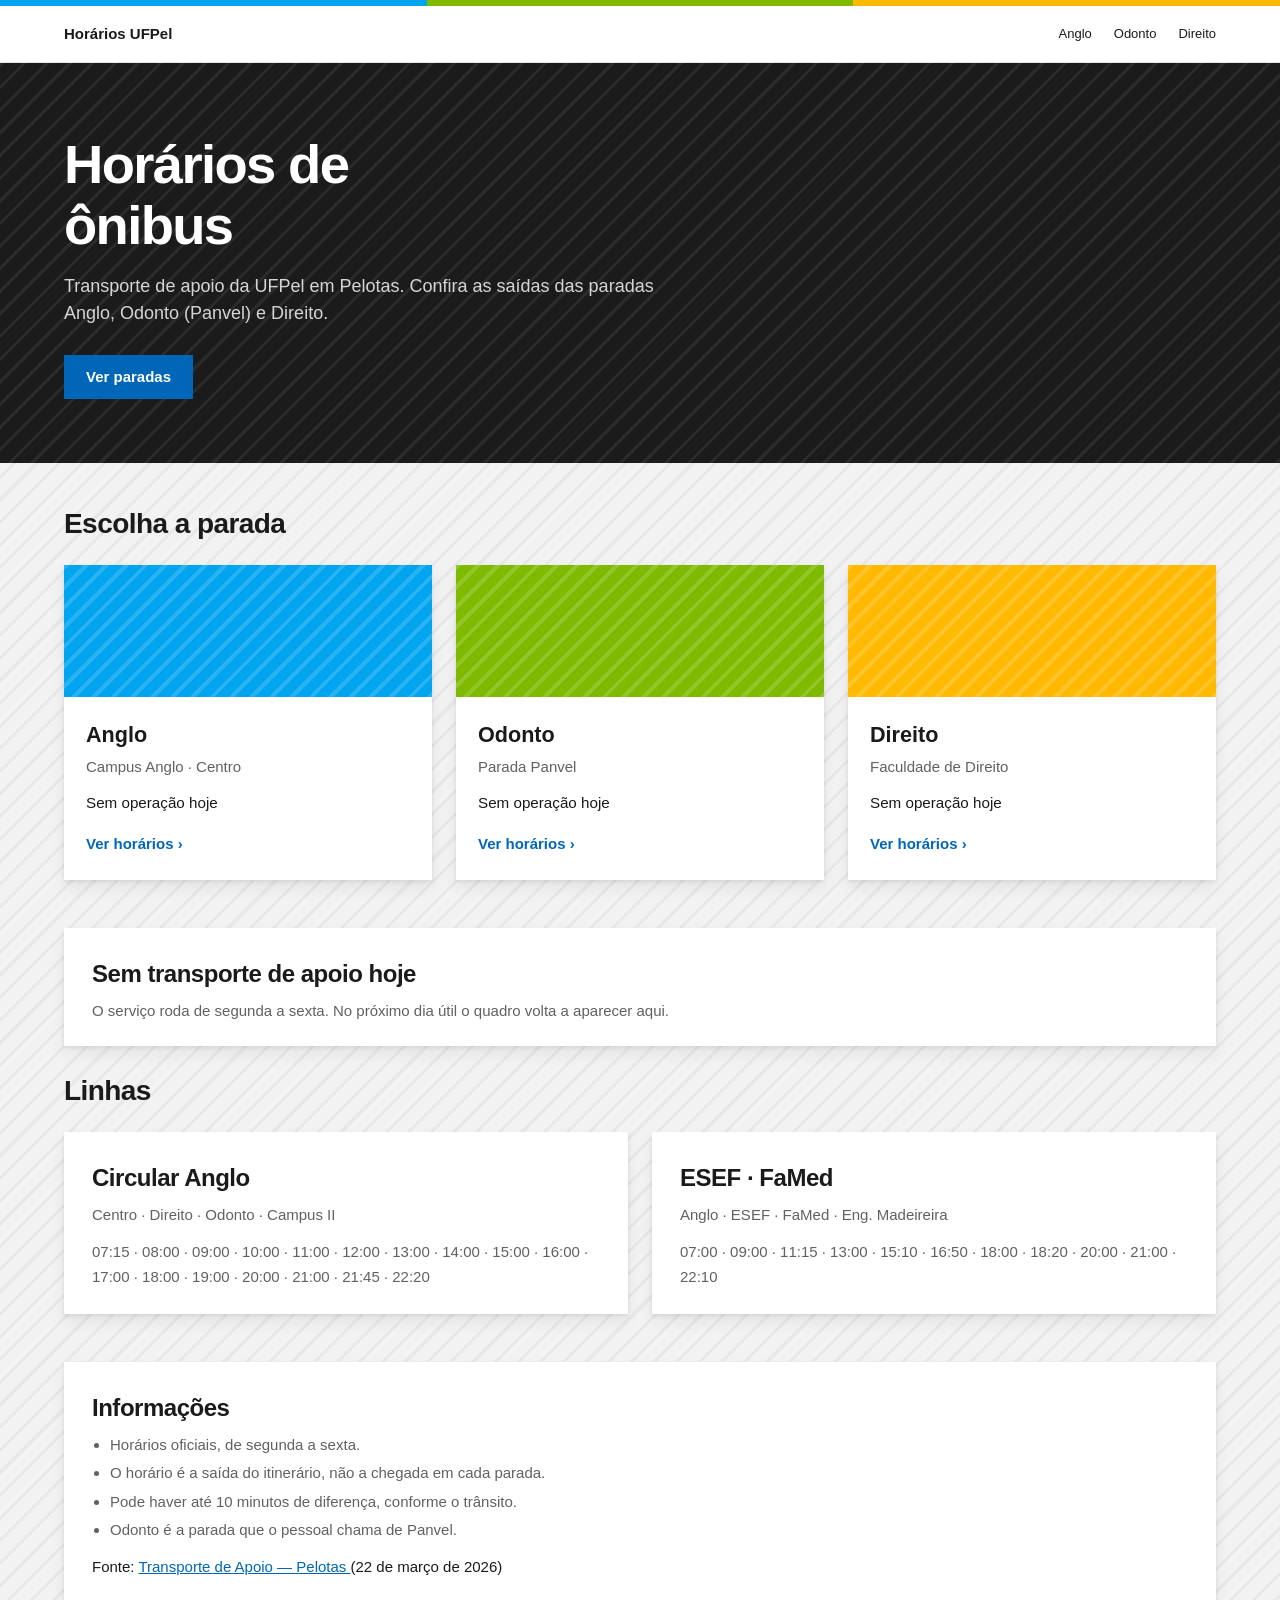
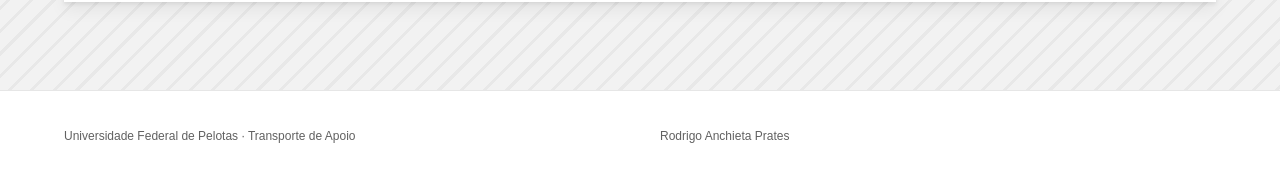
<file: index.html>
<!DOCTYPE html>
<html lang="pt-br">
<head>
  <meta charset="UTF-8">
  <meta name="viewport" content="width=device-width, initial-scale=1.0">
  <meta name="description" content="Horários do Transporte de Apoio da UFPel em Pelotas: Anglo, Odonto (Panvel) e Direito.">
  <meta name="theme-color" content="#1b1b1b">
  <link rel="stylesheet" href="style.css">
  <title>Horários de ônibus — UFPel</title>
</head>
<body data-page="home">

  <div class="brand-bar" aria-hidden="true"></div>

  <header class="site-header">
    <div class="container">
      <a class="logo" href="index.html">Horários UFPel</a>
      <nav class="site-nav" aria-label="Paradas">
        <a href="paradas/anglo.html">Anglo</a>
        <a href="paradas/odonto.html">Odonto</a>
        <a href="paradas/direito.html">Direito</a>
      </nav>
    </div>
  </header>

  <section class="hero">
    <div class="container">
      <h1>Horários de ônibus</h1>
      <p>Transporte de apoio da UFPel em Pelotas. Confira as saídas das paradas Anglo, Odonto (Panvel) e Direito.</p>
      <a class="btn" href="#paradas">Ver paradas</a>
    </div>
  </section>

  <main class="container">
    <section class="secao" id="paradas">
      <h2>Escolha a parada</h2>
      <ul class="paradas" id="lista-paradas">
        <li><a href="paradas/anglo.html">Anglo</a></li>
        <li><a href="paradas/odonto.html">Odonto</a></li>
        <li><a href="paradas/direito.html">Direito</a></li>
      </ul>
    </section>

    <div id="proximos-geral"></div>

    <section class="secao">
      <h2>Linhas</h2>
      <div id="resumo-linhas" class="resumo-linhas"></div>
    </section>

    <aside class="avisos">
      <h2>Informações</h2>
      <ul>
        <li>Horários oficiais, de segunda a sexta.</li>
        <li>O horário é a saída do itinerário, não a chegada em cada parada.</li>
        <li>Pode haver até 10 minutos de diferença, conforme o trânsito.</li>
        <li>Odonto é a parada que o pessoal chama de Panvel.</li>
      </ul>
      <p>
        Fonte:
        <a href="https://wp.ufpel.edu.br/transporte/transporte-apoio/pelotas/" target="_blank" rel="noopener noreferrer">
          Transporte de Apoio — Pelotas
        </a>
        (22 de março de 2026)
      </p>
    </aside>
  </main>

  <footer class="site-footer">
    <div class="container footer-grid">
      <p>Universidade Federal de Pelotas · Transporte de Apoio</p>
      <p>Rodrigo Anchieta Prates</p>
    </div>
  </footer>

  <script src="dados.js"></script>
  <script src="script.js"></script>

</body>
</html>
</file>
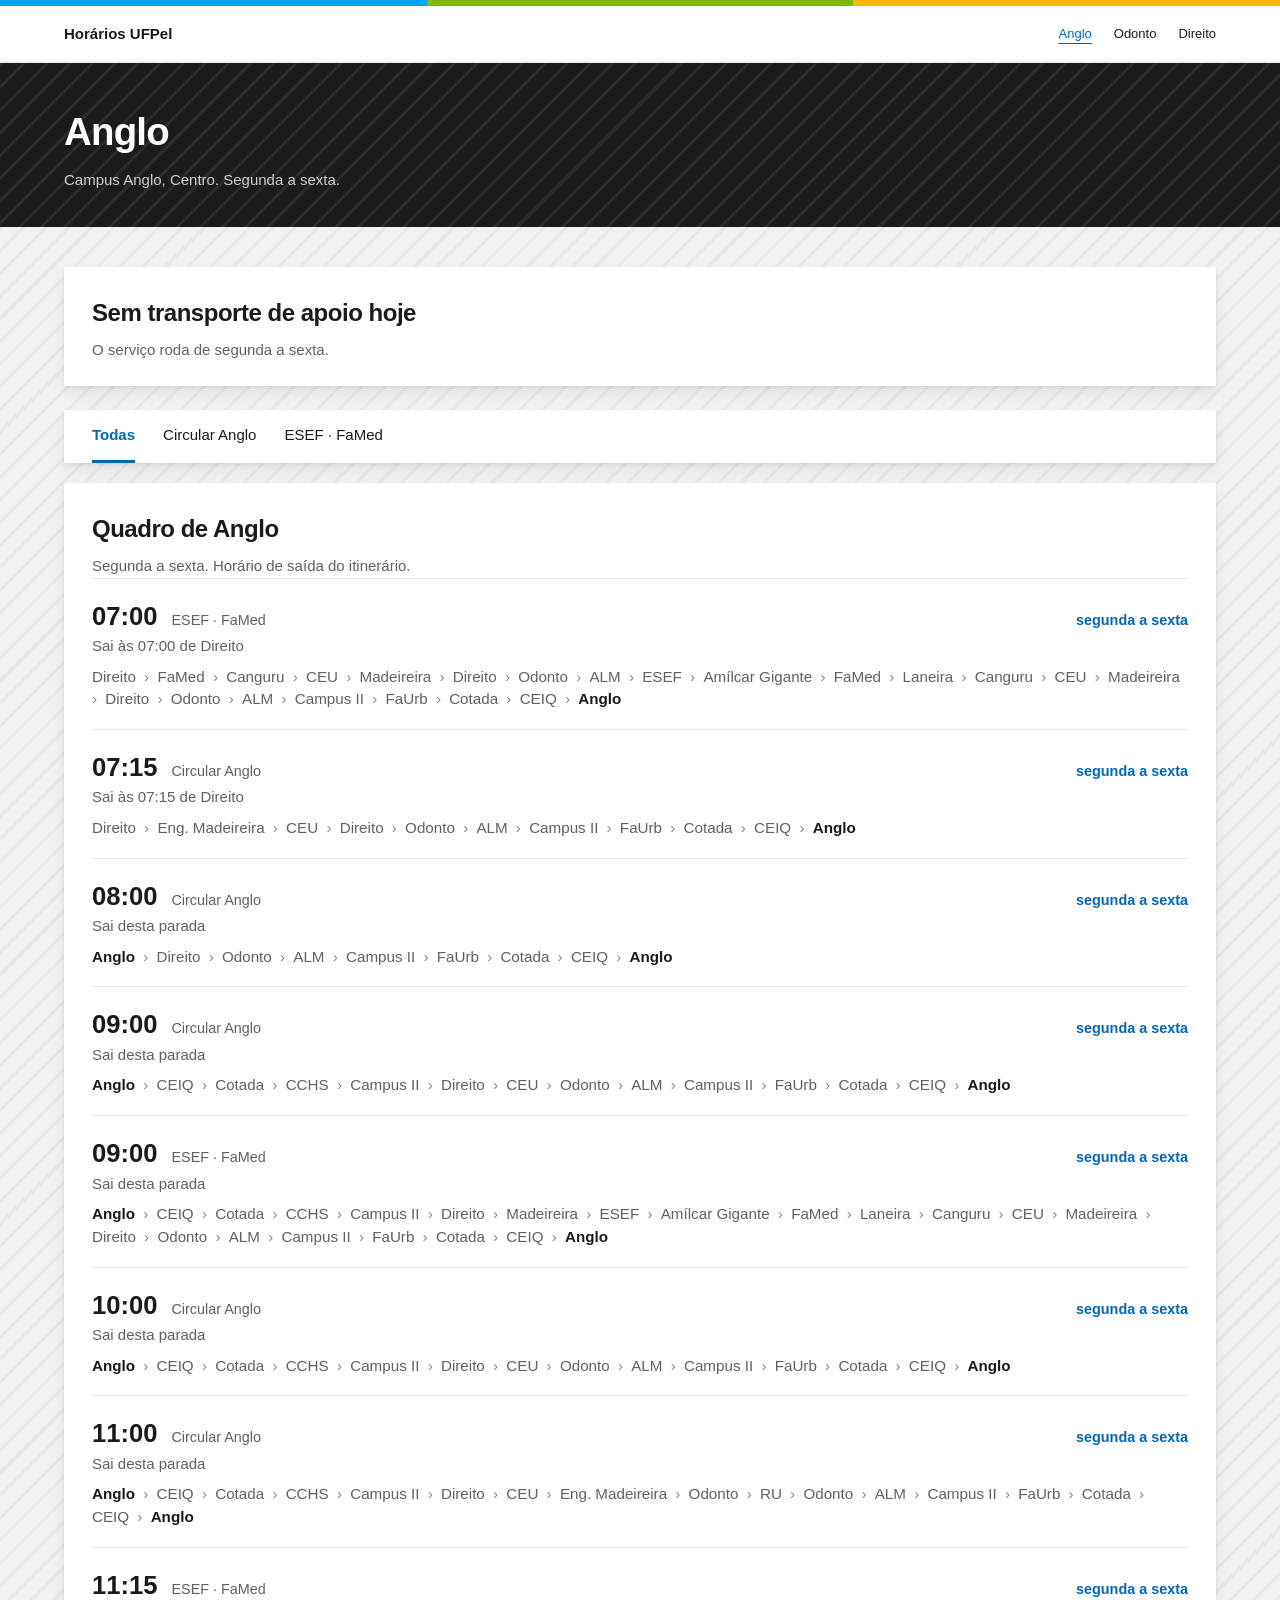
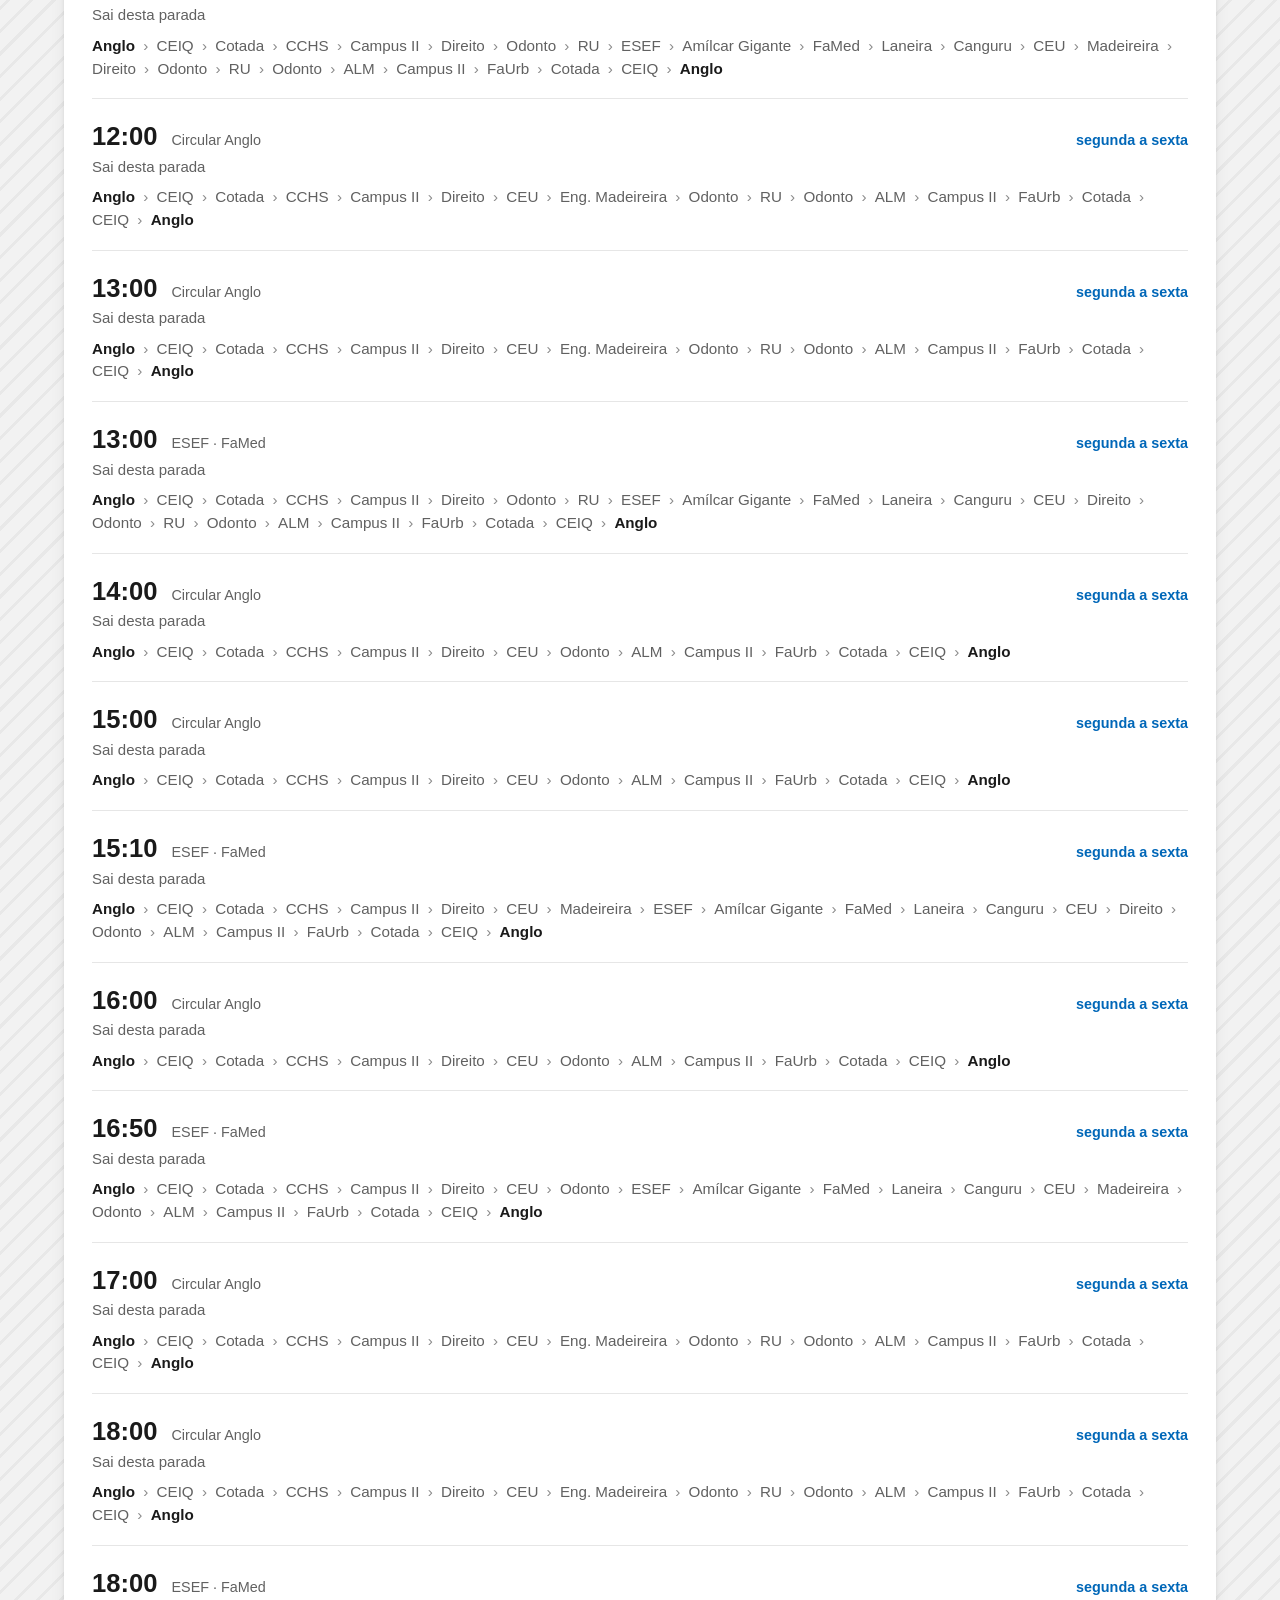
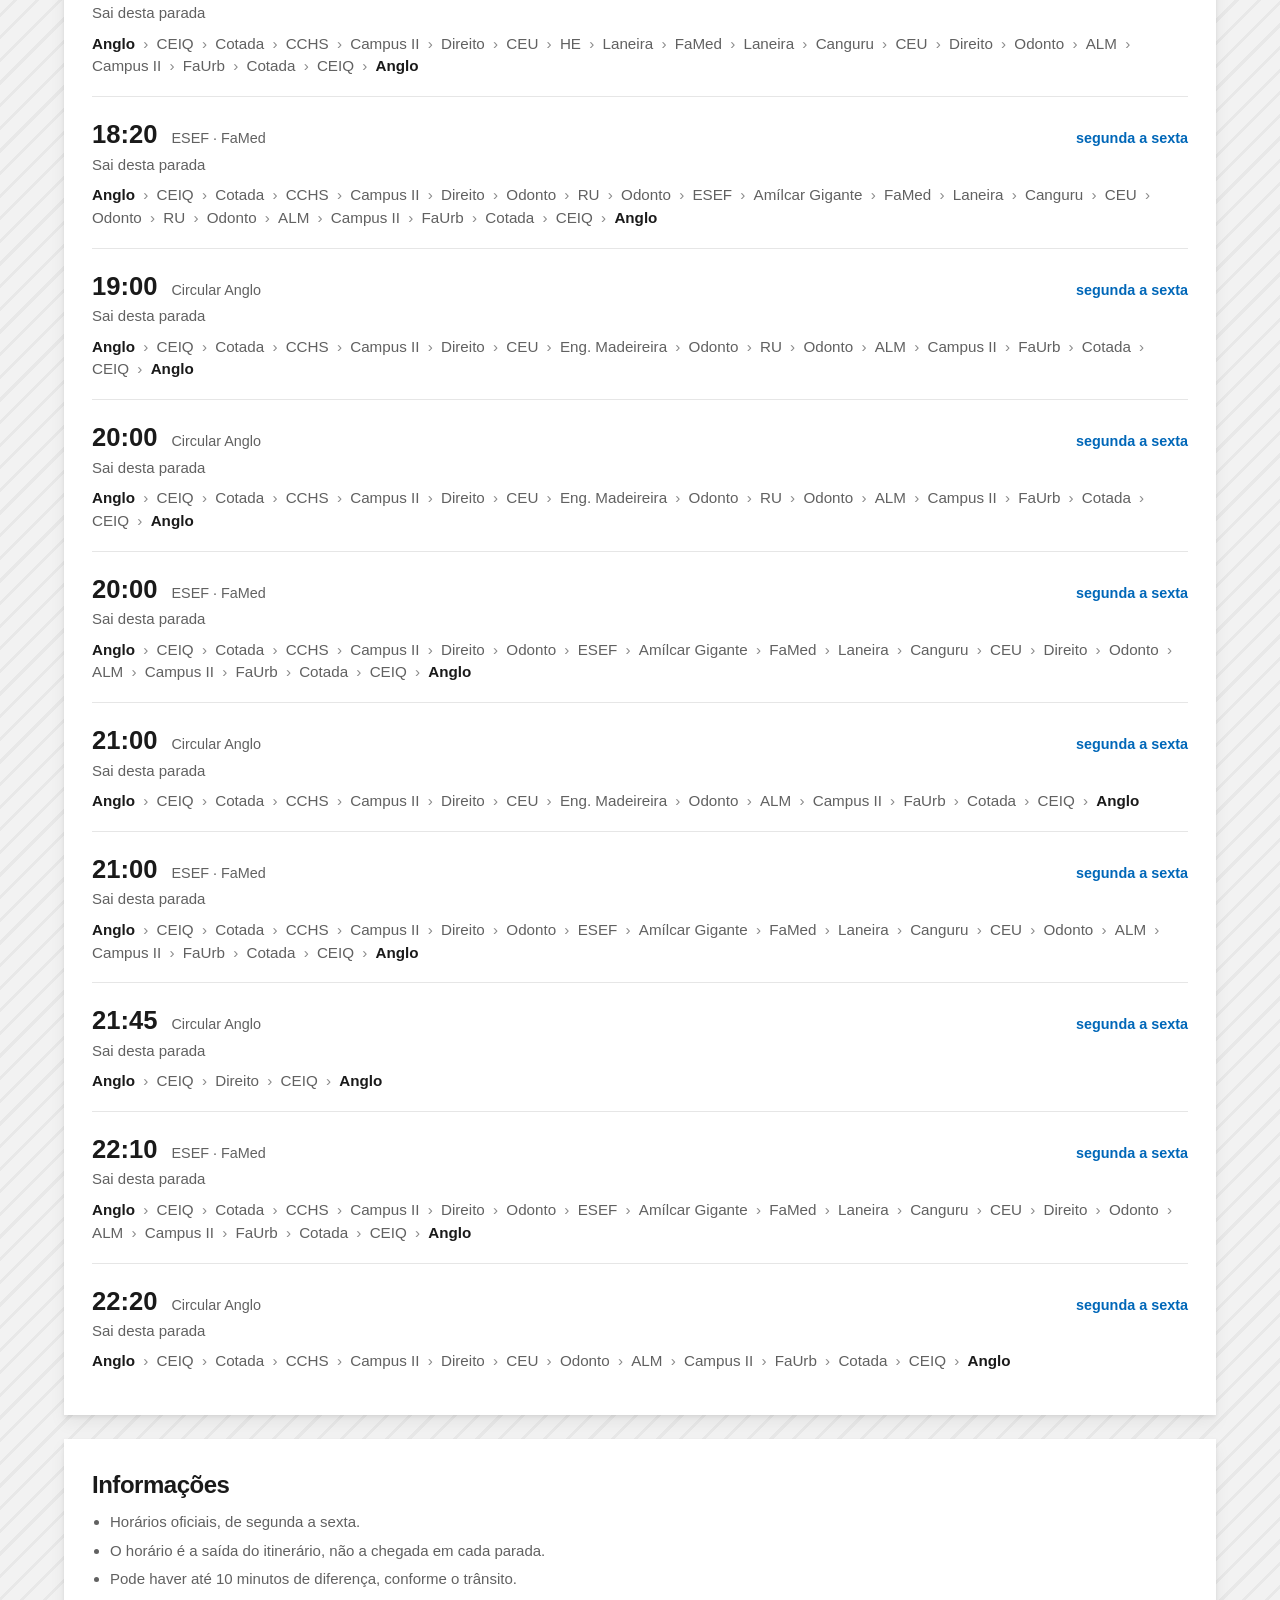
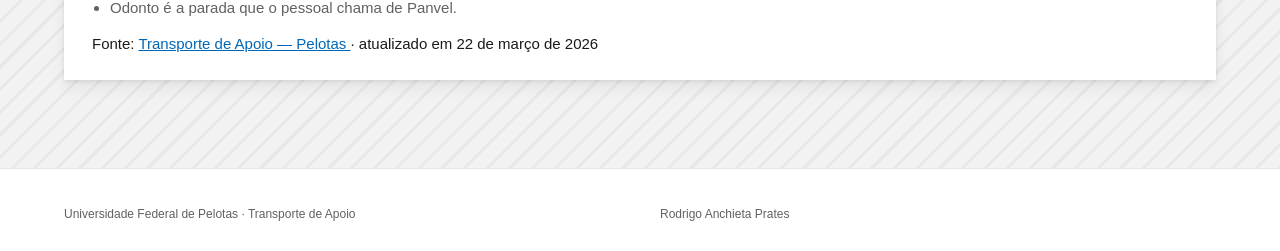
<file: paradas/anglo.html>
<!DOCTYPE html>
<html lang="pt-br">
<head>
  <meta charset="UTF-8">
  <meta name="viewport" content="width=device-width, initial-scale=1.0">
  <meta name="description" content="Horários do Transporte de Apoio da UFPel na parada Anglo.">
  <title>Anglo — Horários UFPel</title>
  <link rel="stylesheet" href="../style.css">
  <link rel="stylesheet" href="paradas.css">
</head>
<body data-parada="anglo">

  <div class="brand-bar" aria-hidden="true"></div>

  <header class="site-header">
    <div class="container">
      <a class="logo" href="../index.html">Horários UFPel</a>
      <nav class="site-nav" aria-label="Paradas">
        <a href="anglo.html" aria-current="page">Anglo</a>
        <a href="odonto.html">Odonto</a>
        <a href="direito.html">Direito</a>
      </nav>
    </div>
  </header>

  <section class="page-hero">
    <div class="container">
      <h1>Anglo</h1>
      <p>Campus Anglo, Centro. Segunda a sexta.</p>
    </div>
  </section>

  <main id="quadro" class="container conteudo"></main>

  <footer class="site-footer">
    <div class="container footer-grid">
      <p>Universidade Federal de Pelotas · Transporte de Apoio</p>
      <p>Rodrigo Anchieta Prates</p>
    </div>
  </footer>

  <script src="../dados.js"></script>
  <script src="../script.js"></script>

</body>
</html>
</file>
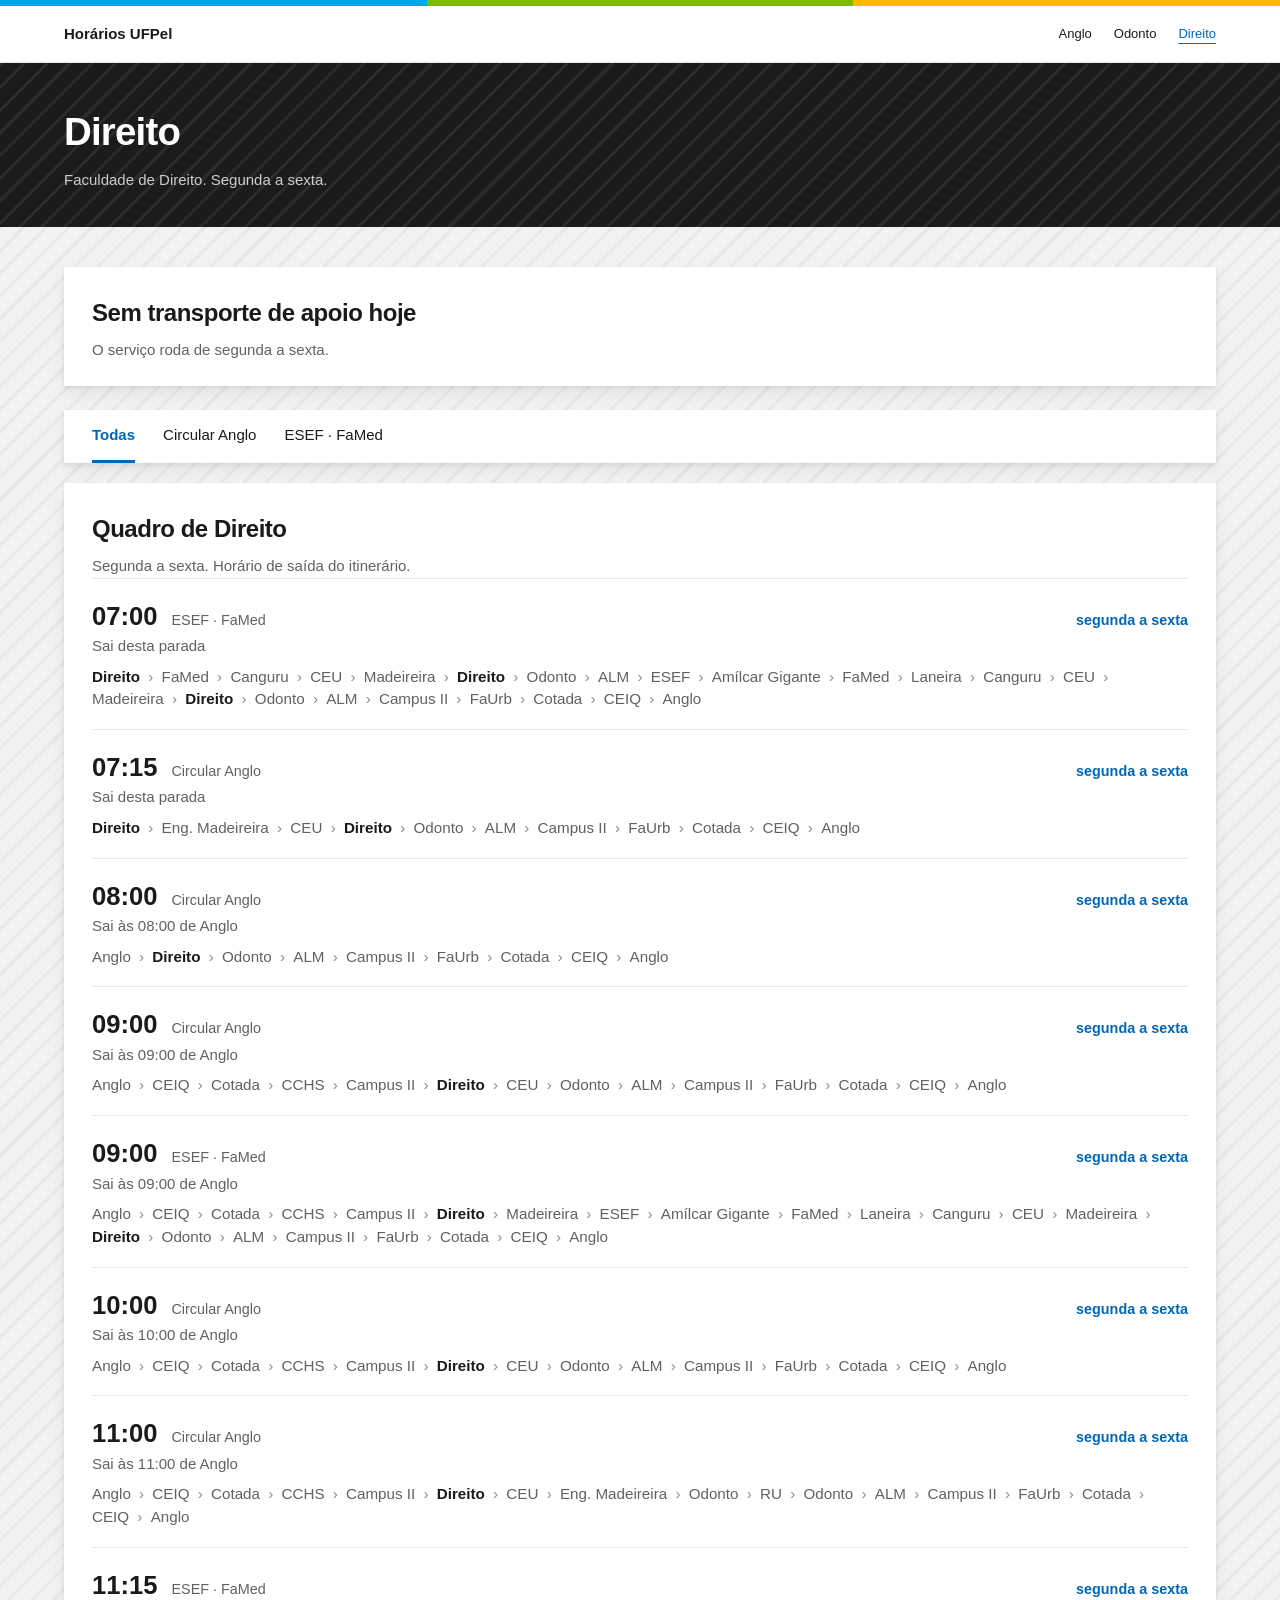
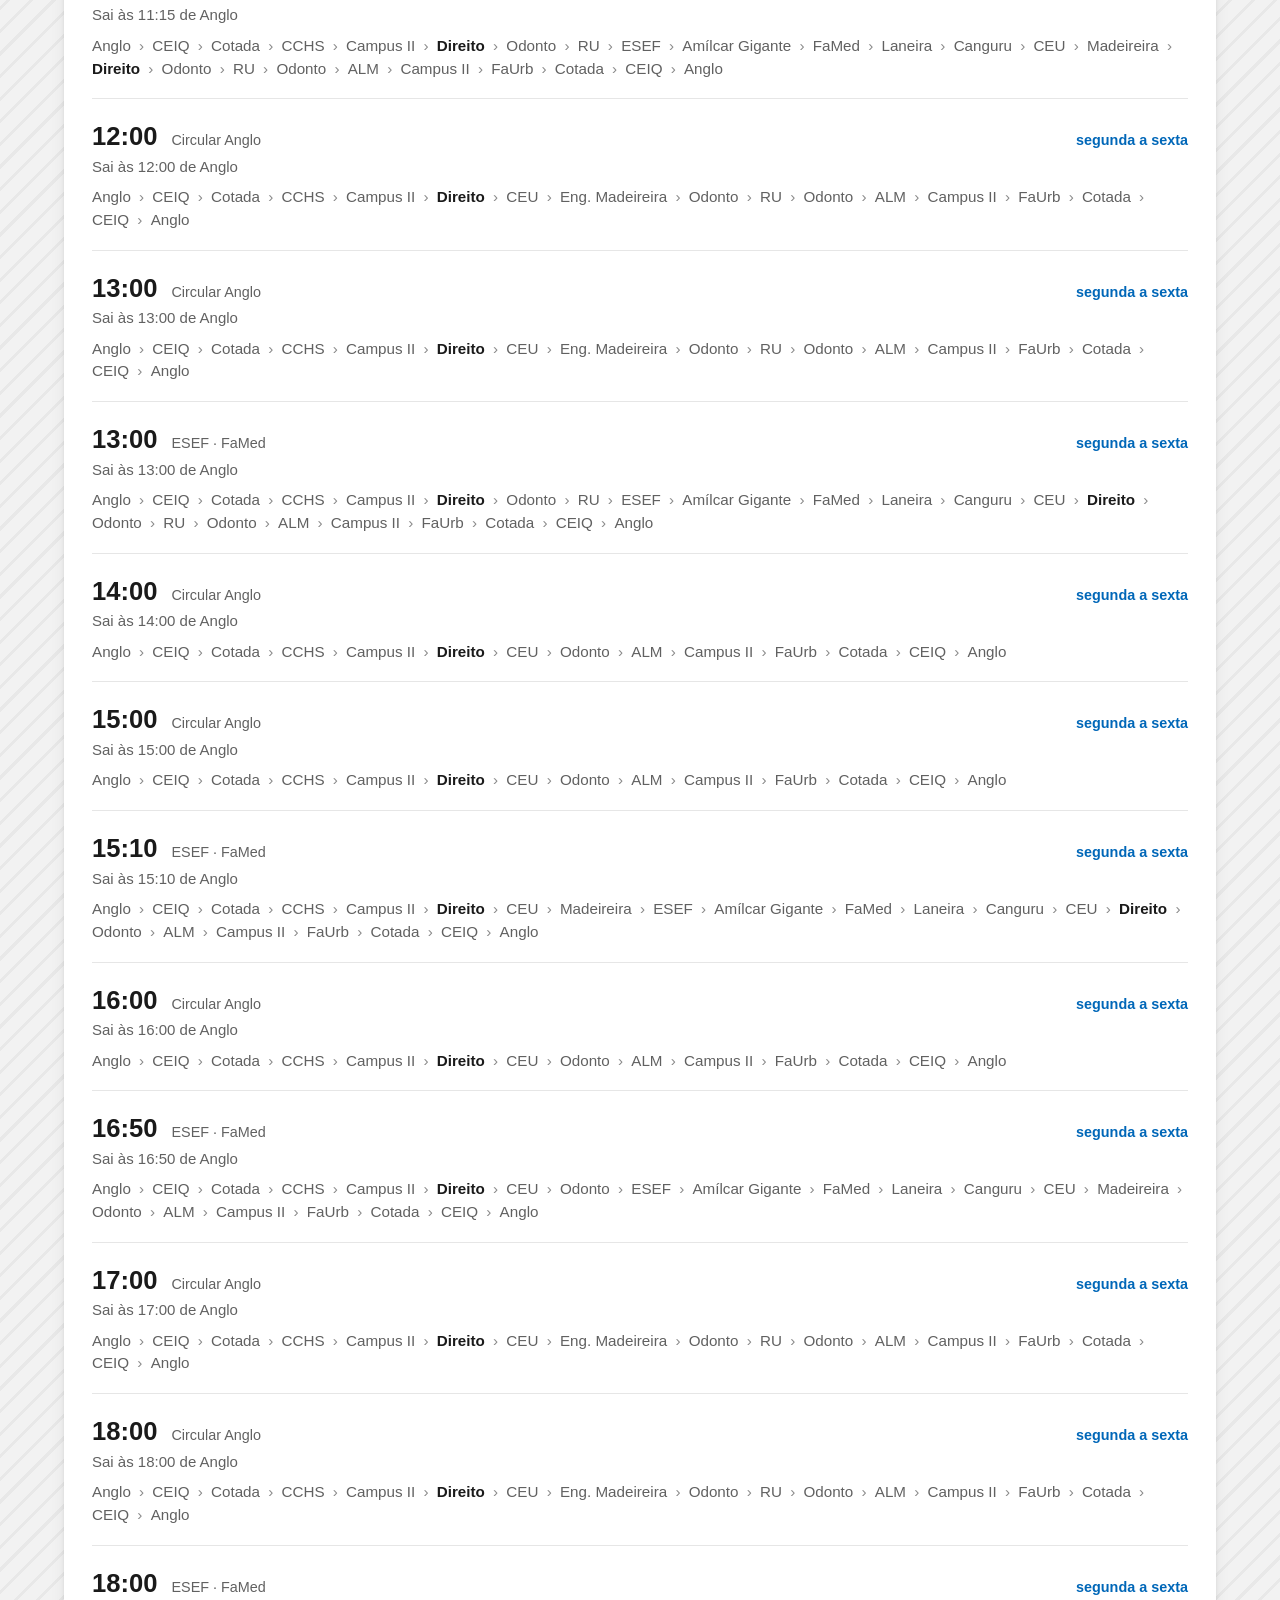
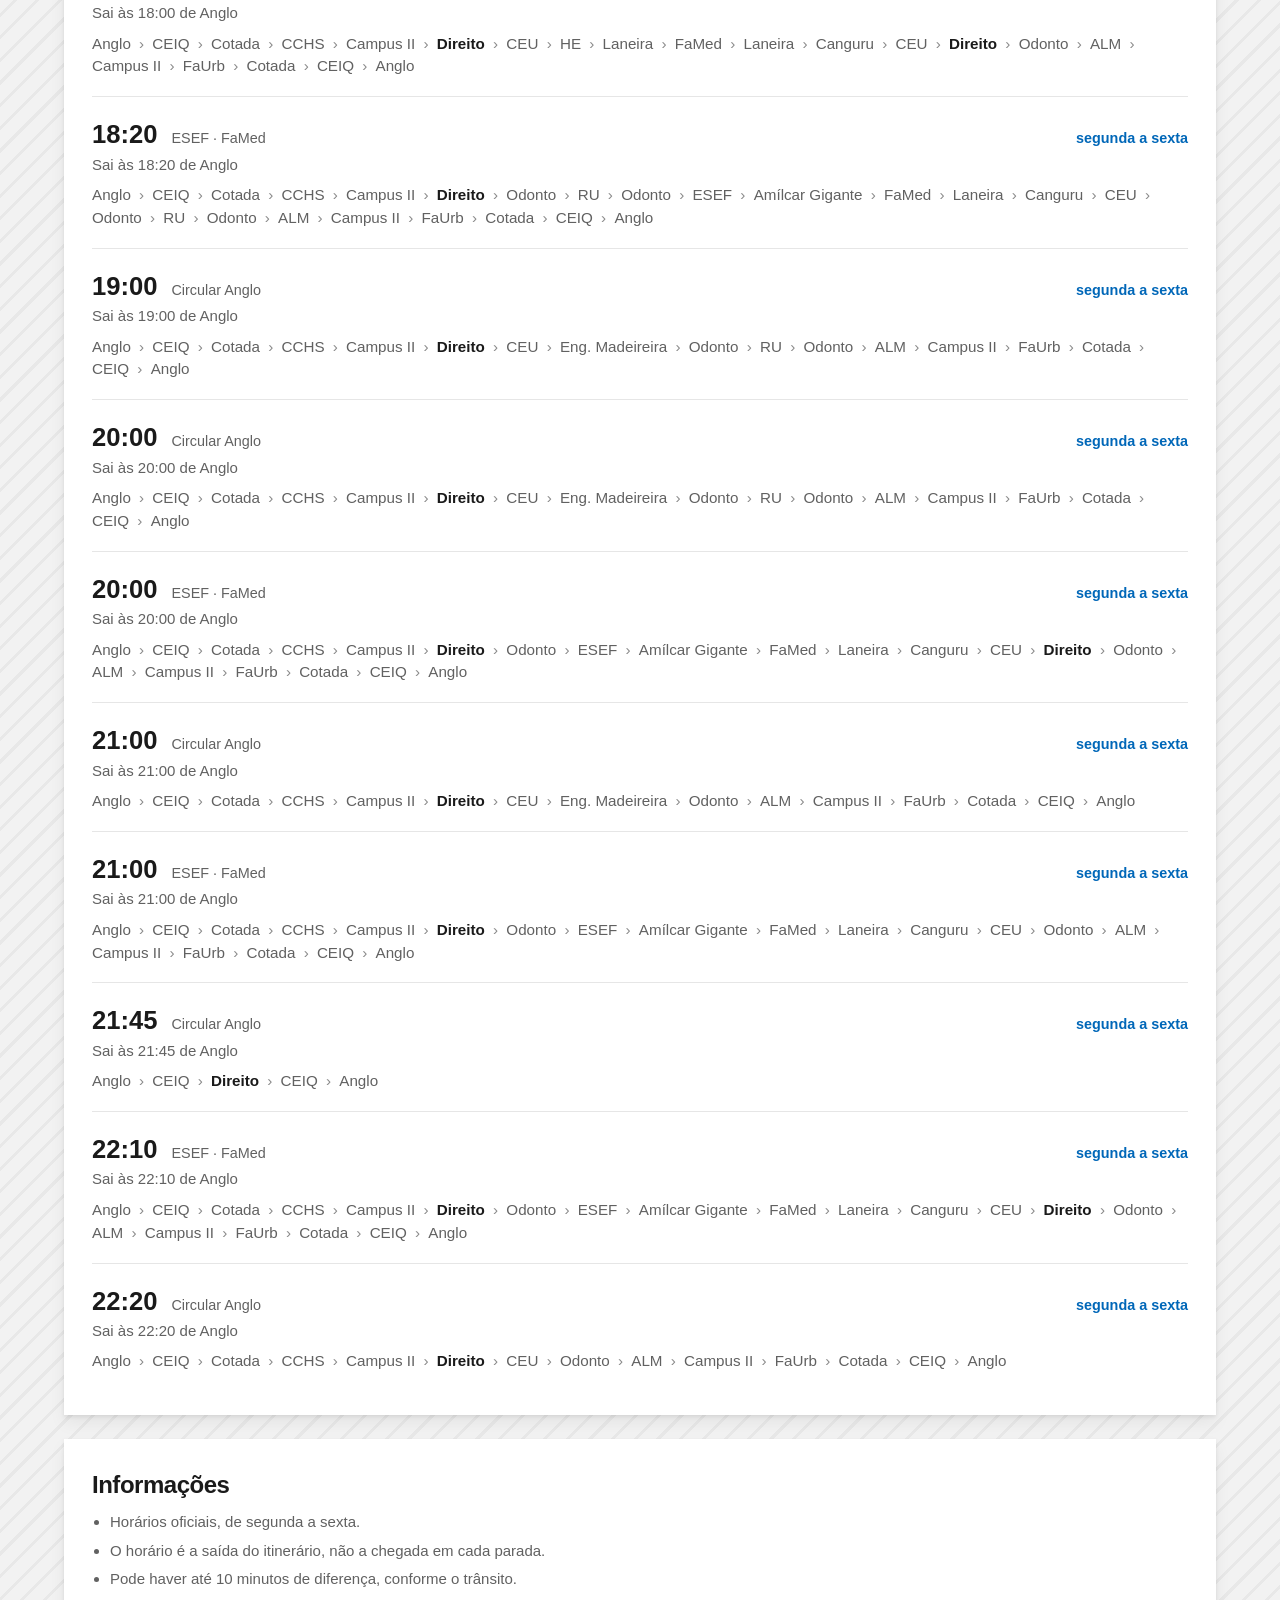
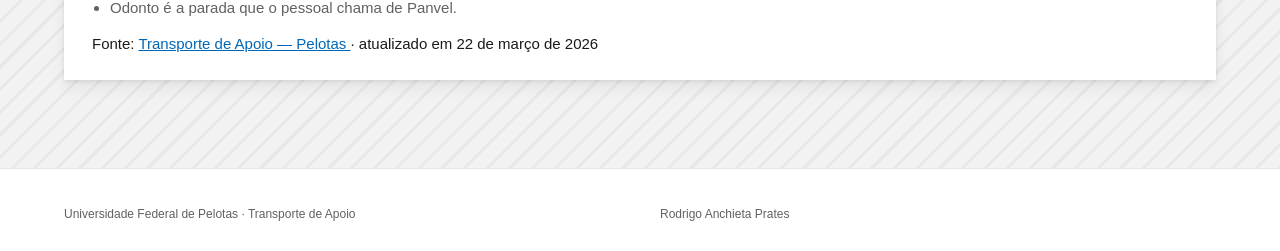
<file: paradas/direito.html>
<!DOCTYPE html>
<html lang="pt-br">
<head>
  <meta charset="UTF-8">
  <meta name="viewport" content="width=device-width, initial-scale=1.0">
  <meta name="description" content="Horários do Transporte de Apoio da UFPel na parada Direito.">
  <title>Direito — Horários UFPel</title>
  <link rel="stylesheet" href="../style.css">
  <link rel="stylesheet" href="paradas.css">
</head>
<body data-parada="direito">

  <div class="brand-bar" aria-hidden="true"></div>

  <header class="site-header">
    <div class="container">
      <a class="logo" href="../index.html">Horários UFPel</a>
      <nav class="site-nav" aria-label="Paradas">
        <a href="anglo.html">Anglo</a>
        <a href="odonto.html">Odonto</a>
        <a href="direito.html" aria-current="page">Direito</a>
      </nav>
    </div>
  </header>

  <section class="page-hero">
    <div class="container">
      <h1>Direito</h1>
      <p>Faculdade de Direito. Segunda a sexta.</p>
    </div>
  </section>

  <main id="quadro" class="container conteudo"></main>

  <footer class="site-footer">
    <div class="container footer-grid">
      <p>Universidade Federal de Pelotas · Transporte de Apoio</p>
      <p>Rodrigo Anchieta Prates</p>
    </div>
  </footer>

  <script src="../dados.js"></script>
  <script src="../script.js"></script>

</body>
</html>
</file>
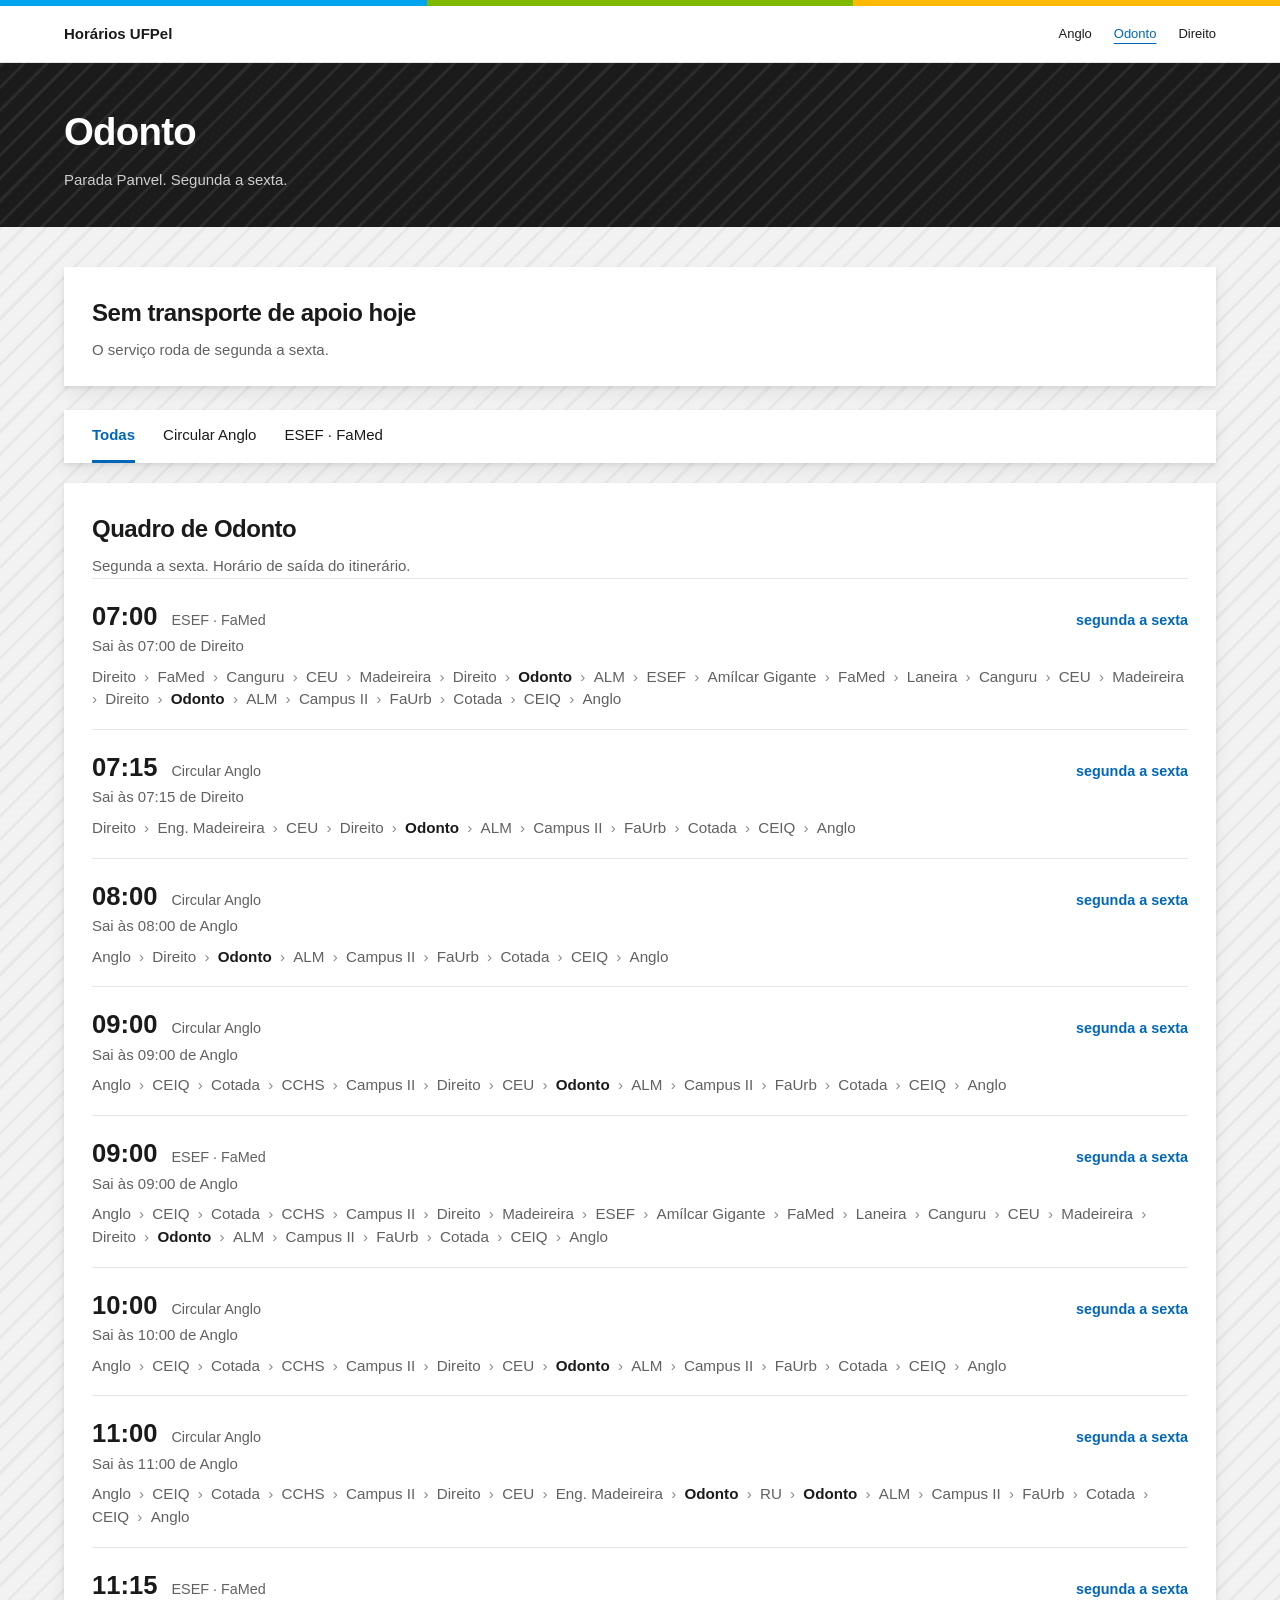
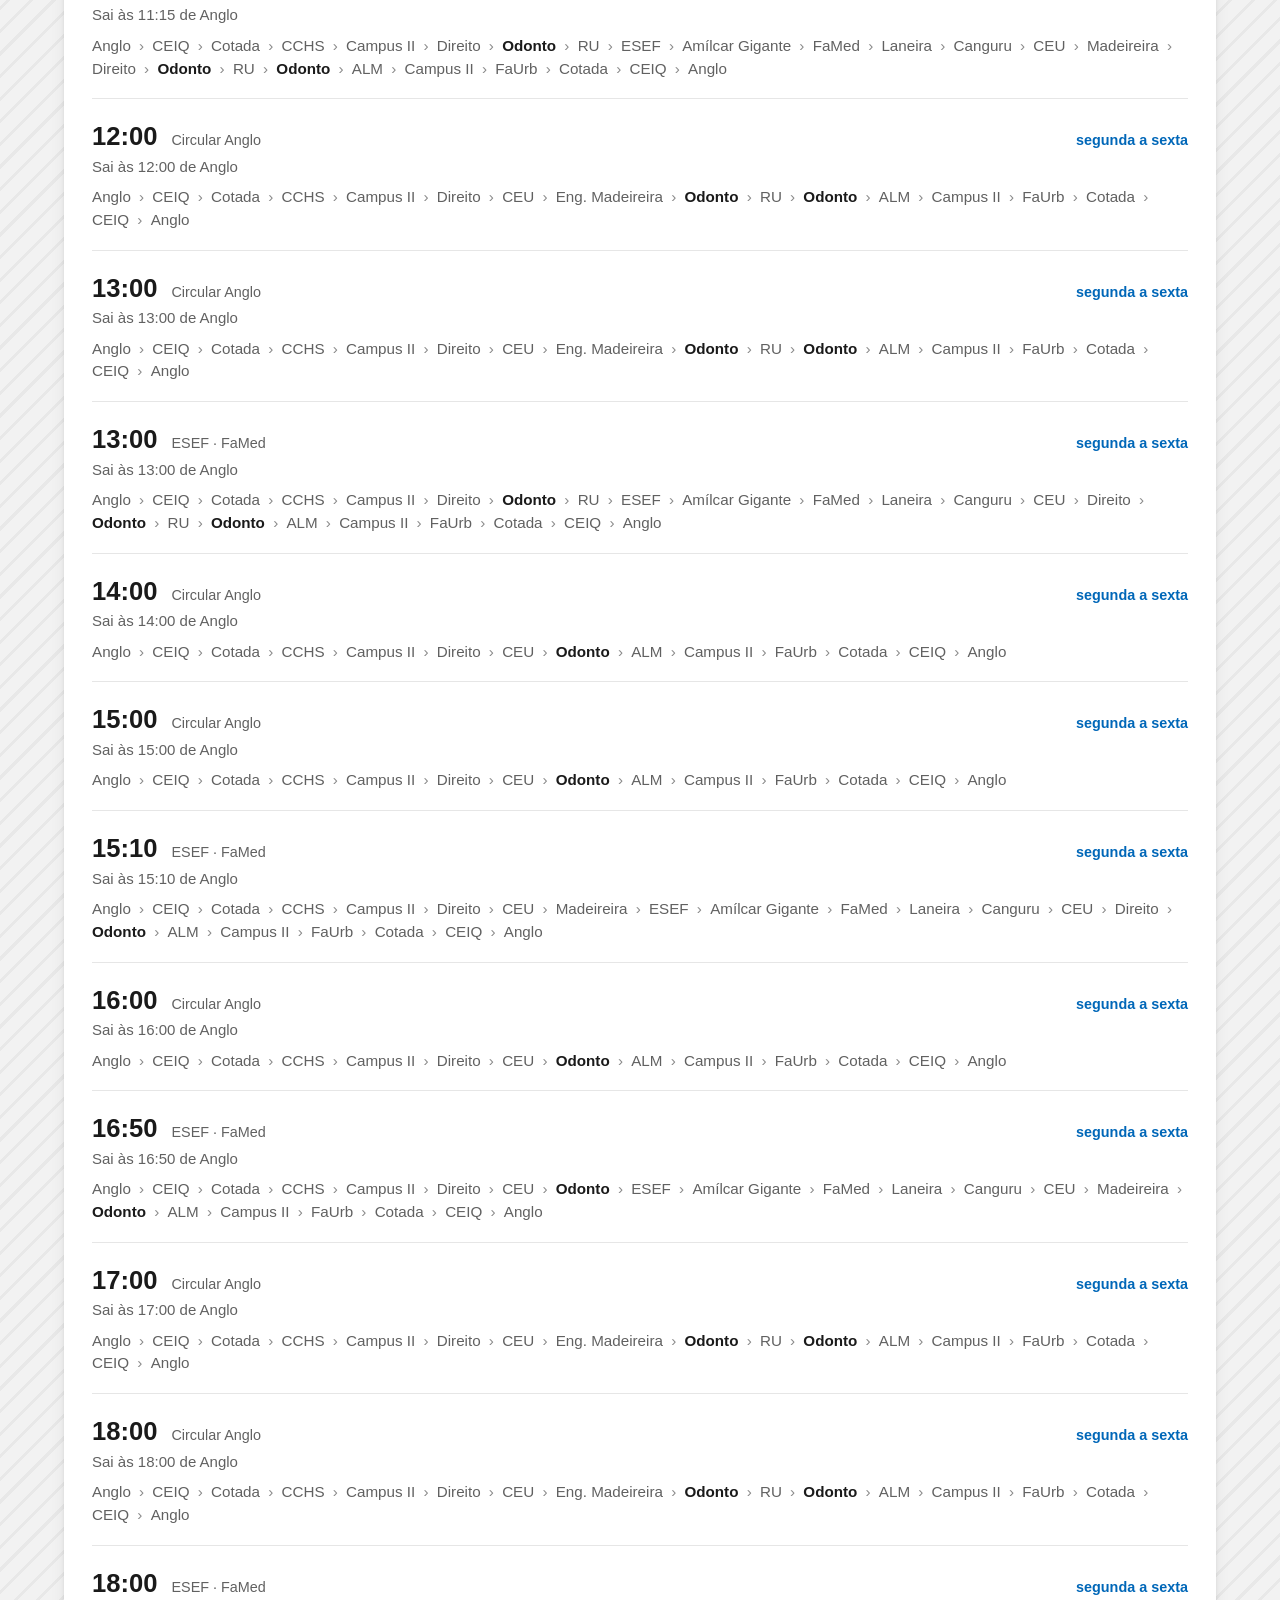
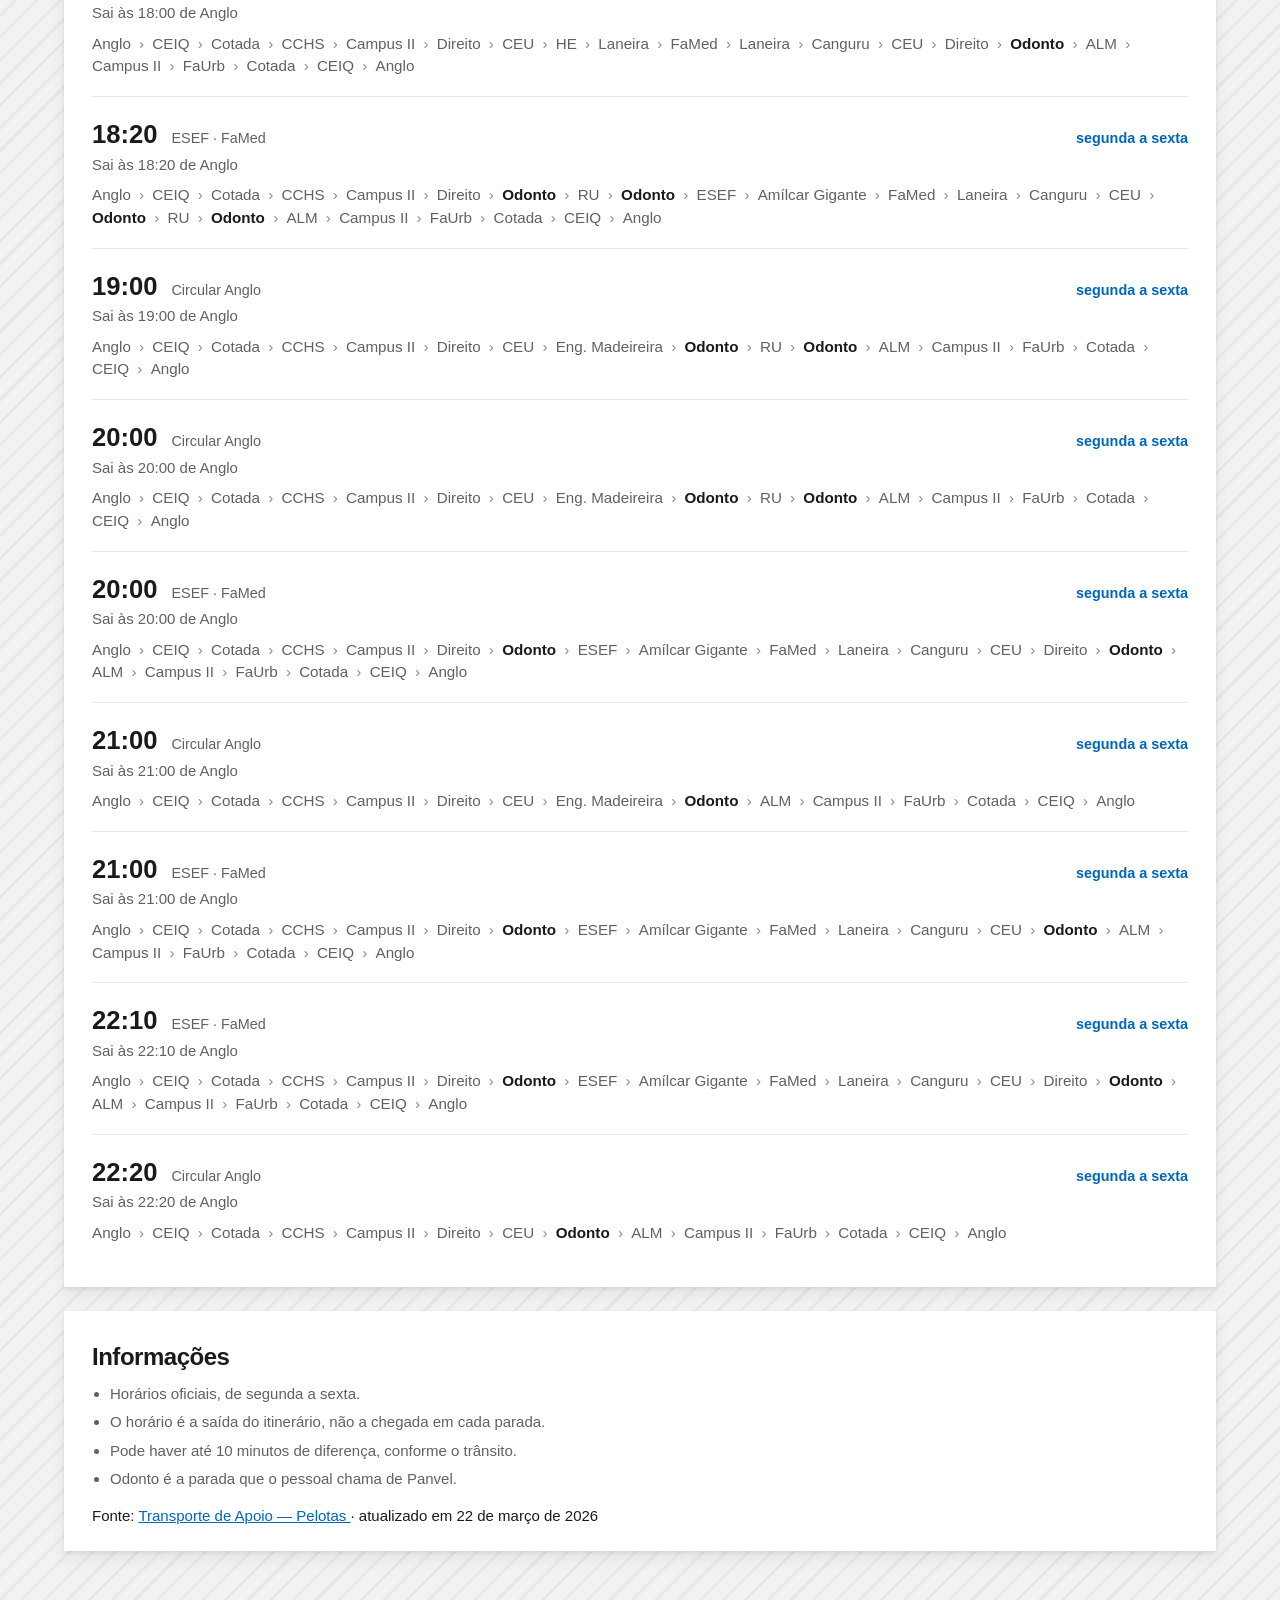
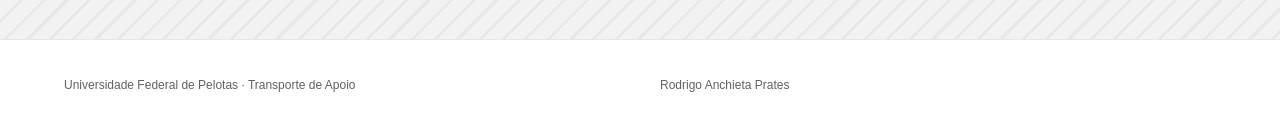
<file: paradas/odonto.html>
<!DOCTYPE html>
<html lang="pt-br">
<head>
  <meta charset="UTF-8">
  <meta name="viewport" content="width=device-width, initial-scale=1.0">
  <meta name="description" content="Horários do Transporte de Apoio da UFPel na parada Odonto, conhecida como Panvel.">
  <title>Odonto — Horários UFPel</title>
  <link rel="stylesheet" href="../style.css">
  <link rel="stylesheet" href="paradas.css">
</head>
<body data-parada="odonto">

  <div class="brand-bar" aria-hidden="true"></div>

  <header class="site-header">
    <div class="container">
      <a class="logo" href="../index.html">Horários UFPel</a>
      <nav class="site-nav" aria-label="Paradas">
        <a href="anglo.html">Anglo</a>
        <a href="odonto.html" aria-current="page">Odonto</a>
        <a href="direito.html">Direito</a>
      </nav>
    </div>
  </header>

  <section class="page-hero">
    <div class="container">
      <h1>Odonto</h1>
      <p>Parada Panvel. Segunda a sexta.</p>
    </div>
  </section>

  <main id="quadro" class="container conteudo"></main>

  <footer class="site-footer">
    <div class="container footer-grid">
      <p>Universidade Federal de Pelotas · Transporte de Apoio</p>
      <p>Rodrigo Anchieta Prates</p>
    </div>
  </footer>

  <script src="../dados.js"></script>
  <script src="../script.js"></script>

</body>
</html>
</file>
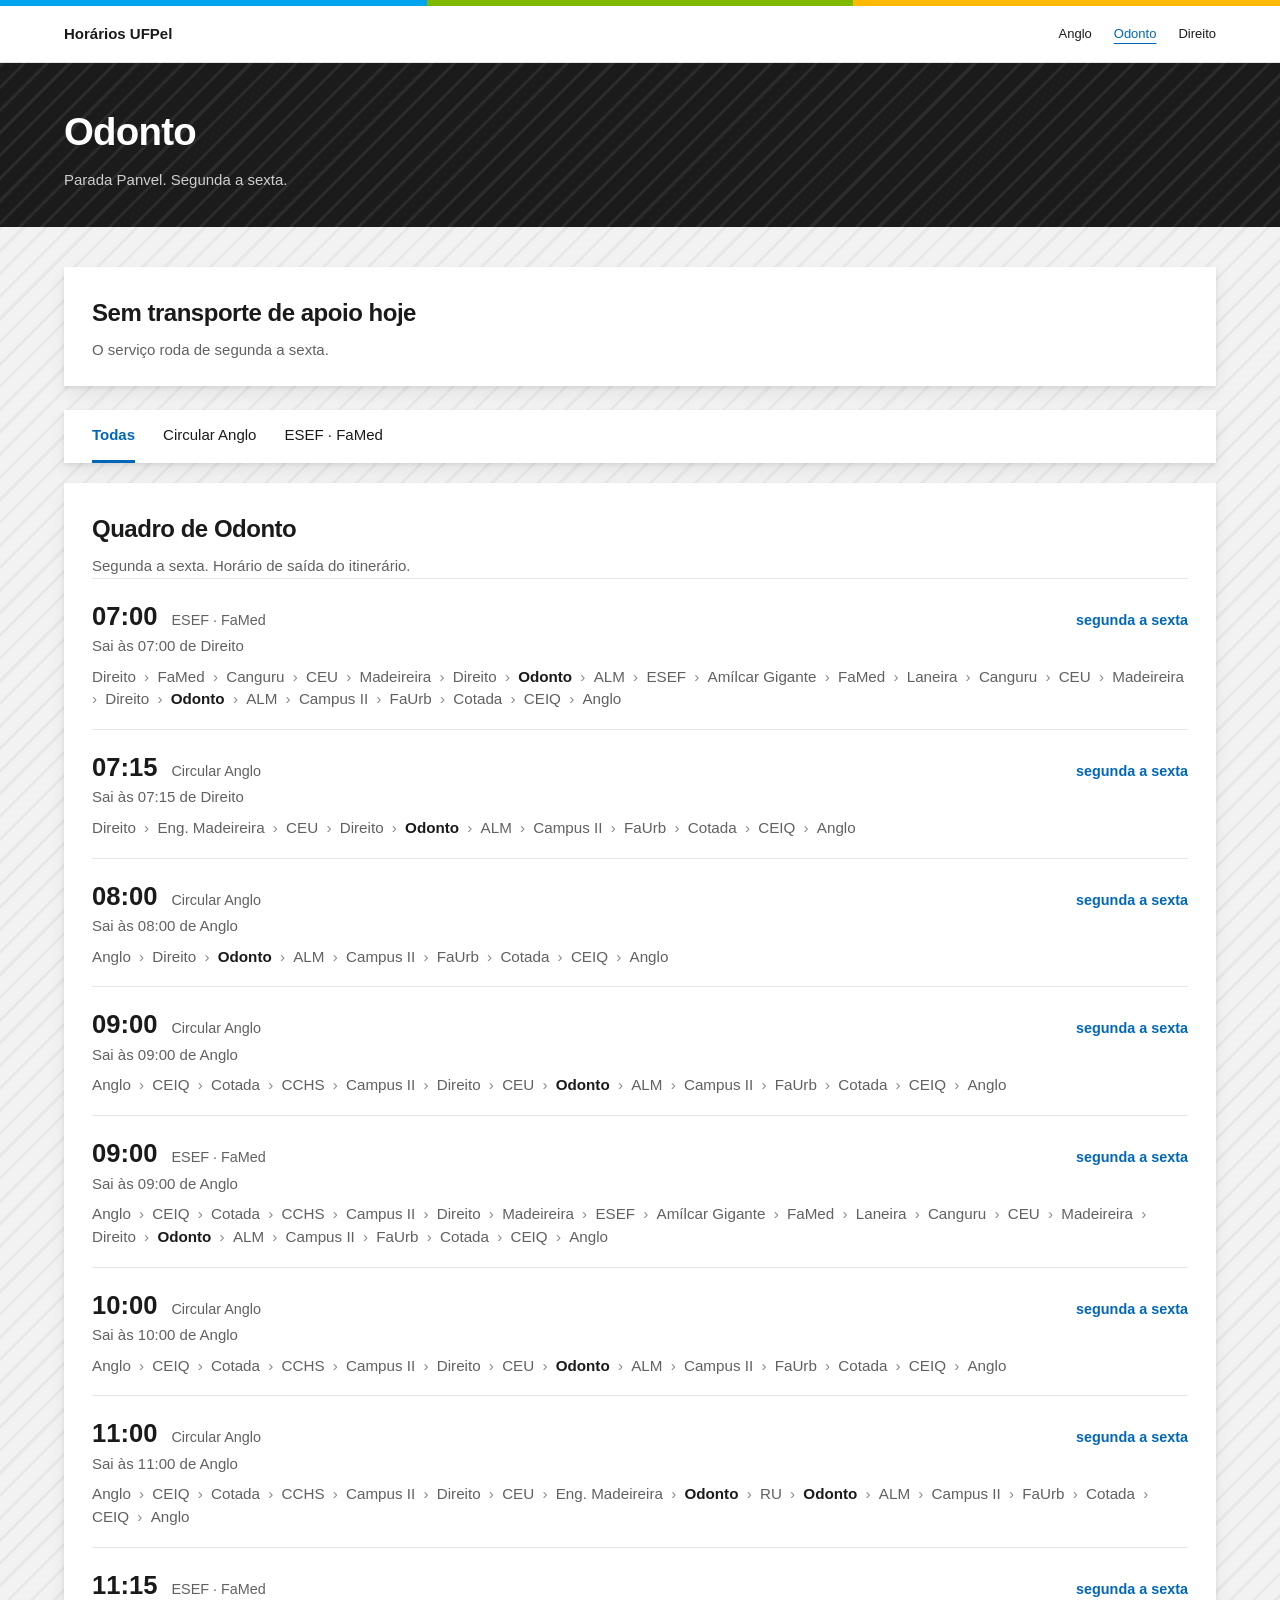
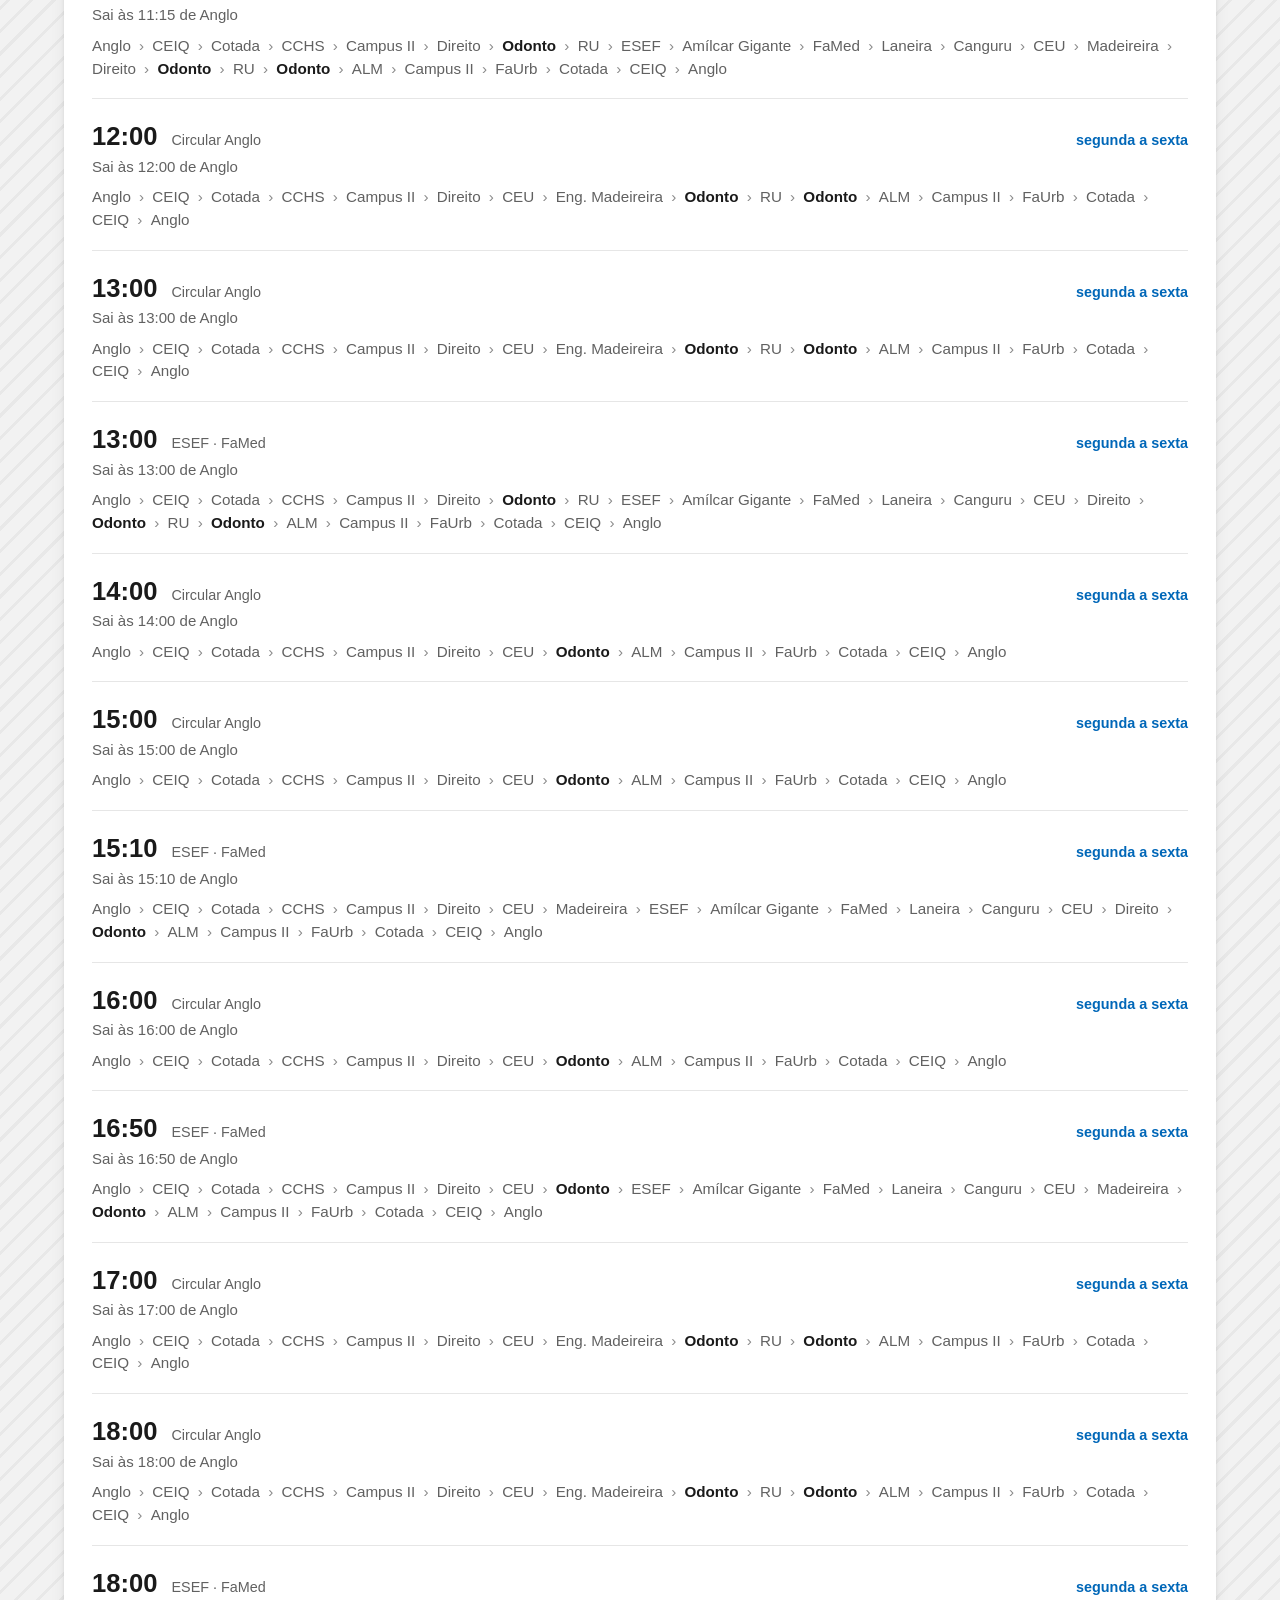
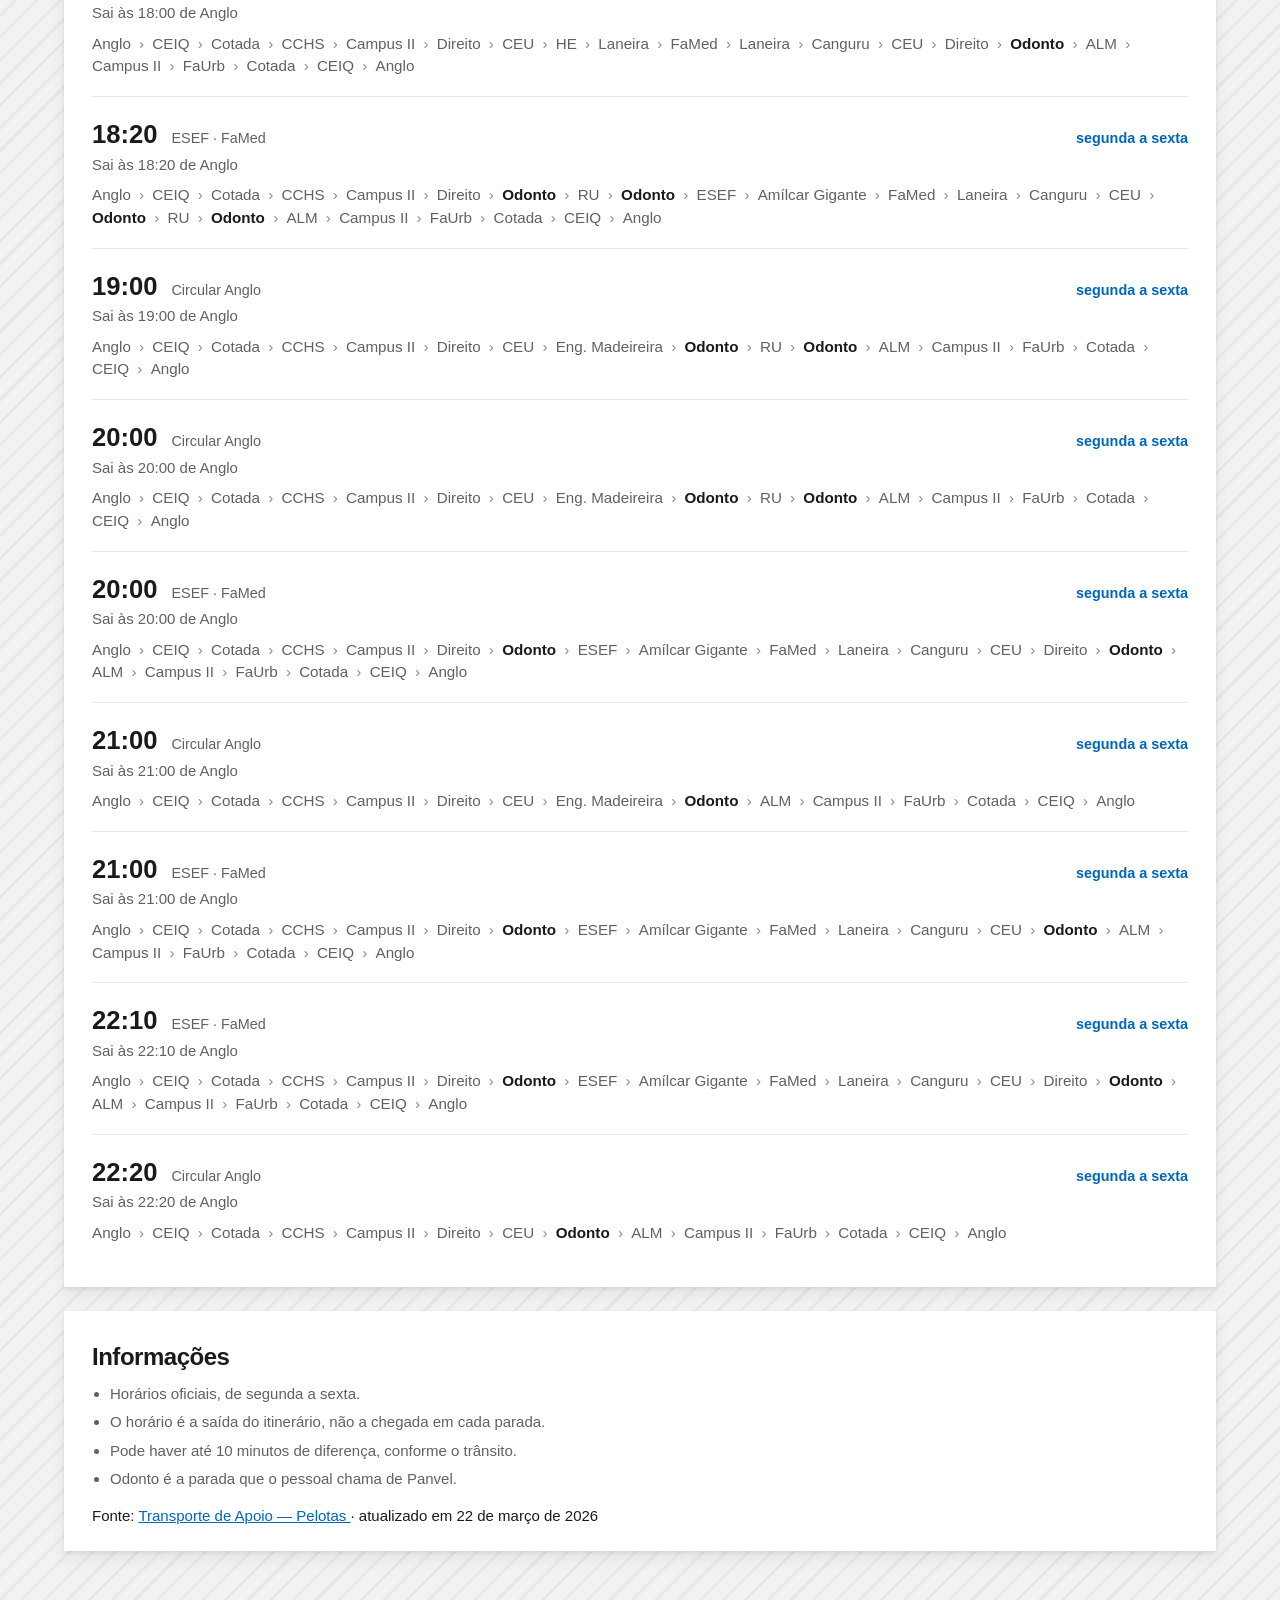
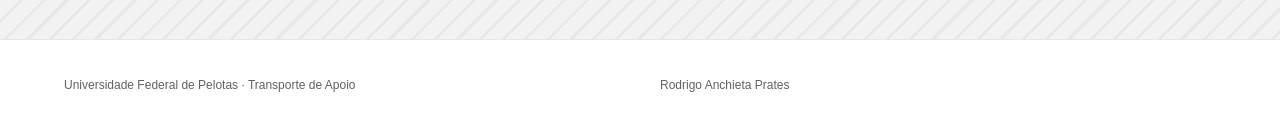
<file: paradas/panvel.html>
<!DOCTYPE html>
<html lang="pt-br">
<head>
  <meta charset="UTF-8">
  <meta name="viewport" content="width=device-width, initial-scale=1.0">
  <meta http-equiv="refresh" content="0; url=odonto.html">
  <link rel="canonical" href="odonto.html">
  <title>Redirecionando para Odonto</title>
  <script>location.replace("odonto.html");</script>
</head>
<body>
  <p>A parada Panvel agora aparece como <a href="odonto.html">Odonto</a>.</p>
</body>
</html>
</file>
<file: style.css>
:root {
  --texto: #1a1a1a;
  --texto-suave: #616161;
  --fundo: #f2f2f2;
  --branco: #ffffff;
  --linha: #e6e6e6;
  --azul: #0067b8;
  --azul-hover: #005a9e;
  --hero: #1b1b1b;
  --ms-verde: #7fba00;
  --ms-azul: #00a4ef;
  --ms-amarelo: #ffb900;
  --sombra: 0 2px 4px rgba(0, 0, 0, 0.08), 0 8px 16px rgba(0, 0, 0, 0.06);
  --sombra-hover: 0 4px 8px rgba(0, 0, 0, 0.12), 0 16px 32px rgba(0, 0, 0, 0.1);
  --listras-clara: repeating-linear-gradient(
    135deg,
    rgba(0, 0, 0, 0.045) 0 3px,
    transparent 3px 16px
  );
  --listras-escura: repeating-linear-gradient(
    135deg,
    rgba(255, 255, 255, 0.07) 0 3px,
    transparent 3px 16px
  );
  --listras-cor: repeating-linear-gradient(
    135deg,
    rgba(255, 255, 255, 0.16) 0 4px,
    transparent 4px 14px
  );
  --max: 1200px;
}

* {
  margin: 0;
  padding: 0;
  box-sizing: border-box;
}

html {
  scroll-behavior: smooth;
}

body {
  min-height: 100vh;
  display: flex;
  flex-direction: column;
  background-color: var(--fundo);
  background-image: var(--listras-clara);
  color: var(--texto);
  font-family: "Segoe UI", SegoeUI, "Helvetica Neue", Helvetica, Arial, sans-serif;
  font-size: 15px;
  line-height: 1.5;
}

a {
  color: var(--azul);
}

a:hover {
  color: var(--azul-hover);
}

:focus-visible {
  outline: 2px solid var(--azul);
  outline-offset: 3px;
}

.container {
  width: 100%;
  max-width: var(--max);
  margin: 0 auto;
  padding: 0 24px;
}

.sr-only {
  position: absolute;
  width: 1px;
  height: 1px;
  padding: 0;
  margin: -1px;
  overflow: hidden;
  clip: rect(0, 0, 0, 0);
  white-space: nowrap;
  border: 0;
}

.brand-bar {
  height: 6px;
  background: linear-gradient(
    to right,
    var(--ms-azul) 0 33.333%,
    var(--ms-verde) 33.333% 66.666%,
    var(--ms-amarelo) 66.666% 100%
  );
}

.site-header {
  position: sticky;
  top: 0;
  z-index: 20;
  background: var(--branco);
  border-bottom: 1px solid var(--linha);
}

.site-header .container {
  display: flex;
  align-items: center;
  justify-content: space-between;
  gap: 24px;
  min-height: 56px;
}

.logo {
  color: var(--texto);
  text-decoration: none;
  font-size: 15px;
  font-weight: 600;
}

.logo:hover {
  color: var(--texto);
}

.site-nav {
  display: flex;
  flex-wrap: wrap;
  gap: 8px 22px;
}

.site-nav a {
  color: var(--texto);
  text-decoration: none;
  font-size: 13px;
}

.site-nav a:hover,
.site-nav a[aria-current="page"] {
  color: var(--azul);
  text-decoration: underline;
  text-underline-offset: 5px;
}

.hero {
  background-color: var(--hero);
  background-image: var(--listras-escura);
  color: var(--branco);
  padding: 72px 0 64px;
}

.hero h1 {
  font-size: clamp(2.2rem, 5vw, 3.4rem);
  font-weight: 600;
  line-height: 1.12;
  letter-spacing: -0.03em;
  max-width: 14ch;
}

.hero p {
  margin-top: 16px;
  max-width: 34em;
  color: rgba(255, 255, 255, 0.82);
  font-size: 1.125rem;
}

.btn {
  display: inline-block;
  margin-top: 28px;
  padding: 11px 22px;
  background: var(--azul);
  color: var(--branco);
  font-weight: 600;
  text-decoration: none;
}

.btn:hover {
  background: var(--azul-hover);
  color: var(--branco);
}

.page-hero {
  background-color: var(--hero);
  background-image: var(--listras-escura);
  color: var(--branco);
  padding: 40px 0 36px;
}

.page-hero h1 {
  font-size: clamp(1.8rem, 4vw, 2.4rem);
  font-weight: 600;
  letter-spacing: -0.02em;
}

.page-hero p {
  margin-top: 8px;
  color: rgba(255, 255, 255, 0.78);
}

main.container,
.conteudo {
  flex: 1;
  padding-top: 40px;
  padding-bottom: 64px;
}

.secao {
  margin-bottom: 48px;
}

.secao > h2 {
  font-size: 1.75rem;
  font-weight: 600;
  letter-spacing: -0.02em;
  margin-bottom: 20px;
}

.paradas {
  list-style: none;
  display: grid;
  gap: 24px;
}

@media (min-width: 800px) {
  .paradas {
    grid-template-columns: repeat(3, 1fr);
  }
}

.paradas a {
  display: flex;
  flex-direction: column;
  height: 100%;
  background: var(--branco);
  color: var(--texto);
  text-decoration: none;
  box-shadow: var(--sombra);
  overflow: hidden;
  transition: transform 0.18s ease, box-shadow 0.18s ease;
}

.paradas a:hover {
  color: var(--texto);
  transform: translateY(-3px);
  box-shadow: var(--sombra-hover);
}

.parada-media {
  display: block;
  height: 132px;
  background-image: var(--listras-cor);
}

.paradas li:nth-child(1) .parada-media {
  background-color: var(--ms-azul);
}

.paradas li:nth-child(2) .parada-media {
  background-color: var(--ms-verde);
}

.paradas li:nth-child(3) .parada-media {
  background-color: var(--ms-amarelo);
}

.parada-corpo {
  display: flex;
  flex-direction: column;
  flex: 1;
  padding: 22px 22px 24px;
}

.parada-nome {
  font-size: 1.35rem;
  font-weight: 600;
}

.parada-sub {
  margin-top: 4px;
  color: var(--texto-suave);
}

.parada-next {
  margin-top: 14px;
  font-size: 0.95rem;
}

.link-mais {
  margin-top: auto;
  padding-top: 18px;
  color: var(--azul);
  font-weight: 600;
}

.paradas a:hover .link-mais {
  text-decoration: underline;
  text-underline-offset: 3px;
}

.painel,
.bloco-proximos,
.resumo-linha,
.avisos,
.vazio,
.horarios {
  background: var(--branco);
  box-shadow: var(--sombra);
  padding: 28px 28px 24px;
  margin-bottom: 24px;
}

.bloco-proximos h2,
.resumo-linha h2,
.avisos h2,
.vazio h2,
.horarios h2 {
  font-size: 1.5rem;
  font-weight: 600;
  letter-spacing: -0.02em;
  margin-bottom: 8px;
}

.resumo-linhas {
  display: grid;
  gap: 24px;
  margin-bottom: 24px;
}

@media (min-width: 800px) {
  .resumo-linhas {
    grid-template-columns: 1fr 1fr;
  }
}

.resumo-linha {
  margin-bottom: 0;
}

.resumo-linha p,
.vazio p,
.legenda,
.vazio-filtro,
.viagem-papel {
  color: var(--texto-suave);
}

.horas-linha {
  margin-top: 12px;
  font-variant-numeric: tabular-nums;
  color: var(--texto);
  line-height: 1.7;
}

.avisos ul {
  padding-left: 1.2em;
  color: var(--texto-suave);
}

.avisos li + li {
  margin-top: 6px;
}

.avisos p {
  margin-top: 14px;
}

.viagem {
  padding: 18px 0;
  border-top: 1px solid var(--linha);
}

.viagem.destaque {
  background: var(--fundo);
  background-image: var(--listras-clara);
  border: 0;
  padding: 18px 20px;
  margin: 12px 0;
}

.viagem-topo {
  display: flex;
  flex-wrap: wrap;
  align-items: baseline;
  gap: 8px 14px;
}

.viagem time {
  font-size: 1.6rem;
  font-weight: 600;
  font-variant-numeric: tabular-nums;
}

.linha-badge {
  color: var(--texto-suave);
  font-size: 0.9rem;
}

.quando {
  margin-left: auto;
  color: var(--azul);
  font-weight: 600;
  font-size: 0.9rem;
}

.itinerario {
  margin-top: 8px;
  color: var(--texto-suave);
  font-size: 0.95rem;
}

.chip-aqui {
  color: var(--texto);
  font-weight: 600;
}

.seta {
  margin: 0 4px;
  color: #8a8a8a;
}

.filtros {
  display: flex;
  flex-wrap: wrap;
  gap: 4px 28px;
  margin: 0 0 20px;
  background: var(--branco);
  box-shadow: var(--sombra);
  padding: 0 28px;
  border-bottom: 0;
}

.filtros button {
  appearance: none;
  background: none;
  border: 0;
  border-bottom: 3px solid transparent;
  padding: 14px 0;
  color: var(--texto);
  font: inherit;
  cursor: pointer;
}

.filtros button:hover {
  color: var(--azul);
}

.filtros button[aria-selected="true"] {
  border-bottom-color: var(--azul);
  color: var(--azul);
  font-weight: 600;
}

.site-footer {
  margin-top: auto;
  background: var(--branco);
  border-top: 1px solid var(--linha);
  padding: 36px 0 28px;
  color: var(--texto-suave);
  font-size: 12px;
}

.footer-grid {
  display: grid;
  gap: 8px 40px;
}

@media (min-width: 700px) {
  .footer-grid {
    grid-template-columns: 1fr 1fr;
  }
}

.site-footer a {
  color: var(--texto-suave);
}

.site-footer a:hover {
  color: var(--azul);
}

@media (max-width: 600px) {
  .site-header .container {
    flex-direction: column;
    align-items: flex-start;
    padding-top: 12px;
    padding-bottom: 12px;
  }

  .hero {
    padding: 44px 0 40px;
  }

  .painel,
  .bloco-proximos,
  .resumo-linha,
  .avisos,
  .vazio,
  .horarios,
  .filtros {
    padding-left: 18px;
    padding-right: 18px;
  }

  .quando {
    margin-left: 0;
  }
}
</file>
<file: paradas/paradas.css>
.conteudo {
  padding-top: 28px;
  padding-bottom: 64px;
}
</file>
